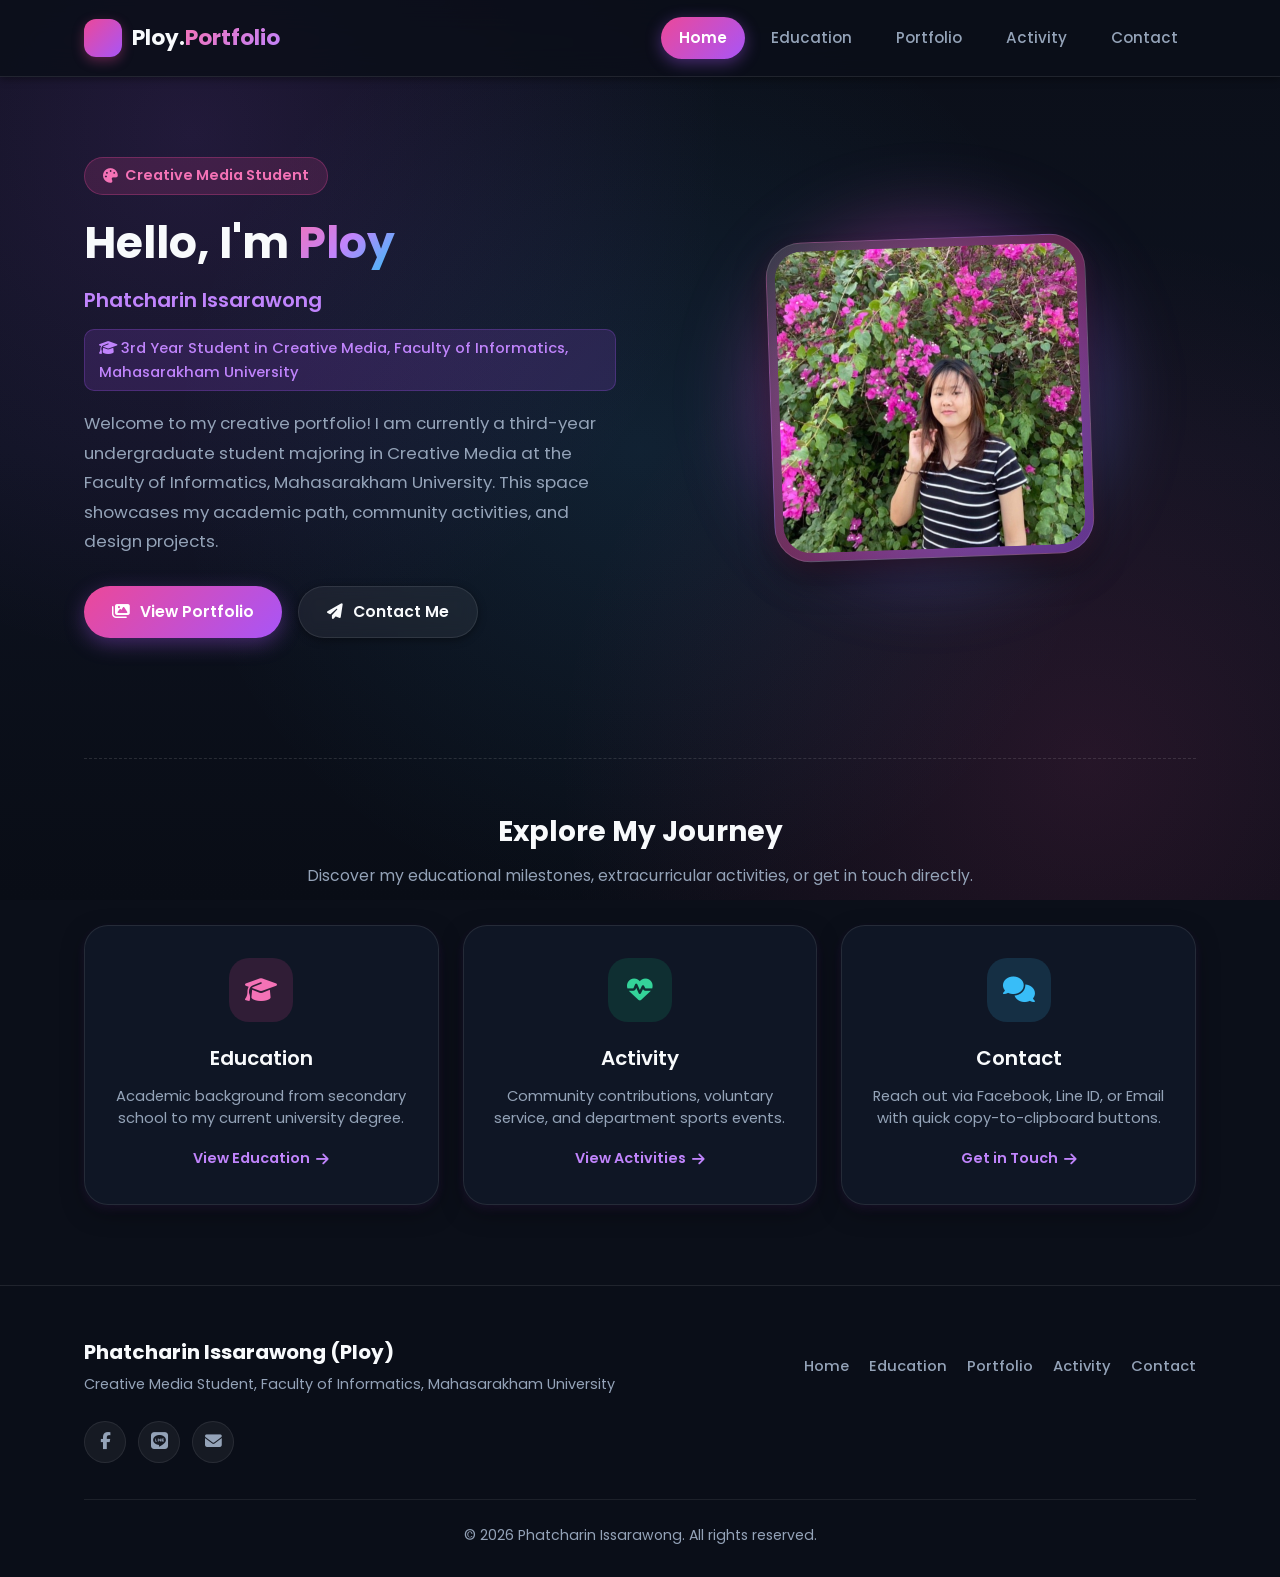
<file: index.html>
<!DOCTYPE html>
<html lang="en">
<head>
  <meta charset="UTF-8">
  <meta name="viewport" content="width=device-width, initial-scale=1.0">
  <title>Ploy Portfolio | Phatcharin Issarawong</title>
  <meta name="description" content="Personal portfolio of Phatcharin Issarawong (Ploy), 3rd-year Creative Media undergraduate student at the Faculty of Informatics, Mahasarakham University.">
  
  <!-- Google Fonts: Poppins & Prompt -->
  <link rel="preconnect" href="https://fonts.googleapis.com">
  <link rel="preconnect" href="https://fonts.gstatic.com" crossorigin>
  <link href="https://fonts.googleapis.com/css2?family=Poppins:wght@400;500;600;700&family=Prompt:wght@300;400;500;600;700&display=swap" rel="stylesheet">
  
  <!-- Font Awesome CDN for Icons -->
  <link rel="stylesheet" href="https://cdnjs.cloudflare.com/ajax/libs/font-awesome/6.5.1/css/all.min.css">
  
  <!-- Main Stylesheet -->
  <link rel="stylesheet" href="css/style.css">
</head>
<body>

  <!-- =========================================================================
       1. Header & Navigation Bar (Shared across all pages, active on Home)
       ========================================================================= -->
  <header class="site-header">
    <div class="container nav-container">
      <a href="index.html" class="brand-logo" aria-label="Ploy Portfolio Homepage">
        <span class="brand-badge"><i class="fa-solid fa-sparkles"></i></span>
        <span class="brand-text">Ploy.<span>Portfolio</span></span>
      </a>

      <!-- Mobile Hamburger Button -->
      <button class="hamburger-btn" aria-label="Toggle navigation menu" aria-expanded="false" aria-controls="mainNavMenu">
        <span class="hamburger-line"></span>
        <span class="hamburger-line"></span>
        <span class="hamburger-line"></span>
      </button>

      <!-- Main Navigation Menu -->
      <nav class="nav-menu" id="mainNavMenu" role="navigation">
        <a href="index.html" class="nav-link active">Home</a>
        <a href="education.html" class="nav-link">Education</a>
        <a href="portfolio.html" class="nav-link">Portfolio</a>
        <a href="activity.html" class="nav-link">Activity</a>
        <a href="contact.html" class="nav-link">Contact</a>
      </nav>
    </div>
  </header>

  <!-- =========================================================================
       2. Home Page Main Content
       ========================================================================= -->
  <main class="page-content">
    <div class="container">
      
      <!-- Hero Section: Introduction & Profile Image -->
      <section class="hero-section">
        <div class="hero-grid">
          
          <!-- Greeting & Personal Information -->
          <div class="hero-text reveal-on-scroll">
            <div class="hero-badge">
              <i class="fa-solid fa-palette"></i> Creative Media Student
            </div>
            
            <h1 class="hero-greeting">
              Hello, I'm <span class="gradient-text">Ploy</span>
            </h1>
            
            <p class="hero-name">
              Phatcharin Issarawong
            </p>
            
            <div class="hero-status">
              <i class="fa-solid fa-graduation-cap"></i> 3rd Year Student in Creative Media, Faculty of Informatics, Mahasarakham University
            </div>
            
            <!-- Short Introduction (strictly based on real user data) -->
            <p class="hero-desc">
              Welcome to my creative portfolio! I am currently a third-year undergraduate student majoring in Creative Media at the Faculty of Informatics, Mahasarakham University. This space showcases my academic path, community activities, and design projects.
            </p>
            
            <!-- Call-to-Action Buttons -->
            <div class="hero-cta-group">
              <a href="portfolio.html" class="btn btn-primary">
                <i class="fa-solid fa-images"></i> View Portfolio
              </a>
              <a href="contact.html" class="btn btn-secondary">
                <i class="fa-solid fa-paper-plane"></i> Contact Me
              </a>
            </div>
          </div>

          <!-- Profile Image (Placeholder: replace with your real photo at images/profile.jpg) -->
          <div class="hero-avatar-wrapper reveal-on-scroll">
            <div class="avatar-glow"></div>
            <div class="avatar-frame">
              <!-- Replace your real profile photo at images/profile.jpg -->
              <img src="images/Screenshot_20261013_145737_LINE.jpg" alt="Profile photo of Phatcharin Issarawong (Ploy)" class="avatar-img" width="500" height="500">
            </div>
          </div>

        </div>
      </section>

      <!-- Shortcut Cards Section -->
      <section class="shortcuts-section reveal-on-scroll">
        <div class="section-header-center">
          <h2 class="section-title">Explore My Journey</h2>
          <p class="section-subtitle">Discover my educational milestones, extracurricular activities, or get in touch directly.</p>
        </div>

        <div class="shortcuts-grid">
          
          <!-- Shortcut 1: Education -->
          <a href="education.html" class="shortcut-card education">
            <div class="shortcut-icon">
              <i class="fa-solid fa-graduation-cap"></i>
            </div>
            <h3 class="shortcut-title">Education</h3>
            <p class="shortcut-desc">Academic background from secondary school to my current university degree.</p>
            <span class="shortcut-link-text">View Education <i class="fa-solid fa-arrow-right"></i></span>
          </a>

          <!-- Shortcut 2: Activity -->
          <a href="activity.html" class="shortcut-card activity">
            <div class="shortcut-icon">
              <i class="fa-solid fa-heart-pulse"></i>
            </div>
            <h3 class="shortcut-title">Activity</h3>
            <p class="shortcut-desc">Community contributions, voluntary service, and department sports events.</p>
            <span class="shortcut-link-text">View Activities <i class="fa-solid fa-arrow-right"></i></span>
          </a>

          <!-- Shortcut 3: Contact -->
          <a href="contact.html" class="shortcut-card contact">
            <div class="shortcut-icon">
              <i class="fa-solid fa-comments"></i>
            </div>
            <h3 class="shortcut-title">Contact</h3>
            <p class="shortcut-desc">Reach out via Facebook, Line ID, or Email with quick copy-to-clipboard buttons.</p>
            <span class="shortcut-link-text">Get in Touch <i class="fa-solid fa-arrow-right"></i></span>
          </a>

        </div>
      </section>

    </div>
  </main>

  <!-- =========================================================================
       3. Footer (Shared across all pages)
       ========================================================================= -->
  <footer class="site-footer">
    <div class="container">
      <div class="footer-top">
        
        <!-- Brand / Bio -->
        <div class="footer-brand">
          <h3>Phatcharin Issarawong (Ploy)</h3>
          <p>Creative Media Student, Faculty of Informatics, Mahasarakham University</p>
        </div>

        <!-- Links to All Pages -->
        <nav class="footer-nav" aria-label="Footer Navigation">
          <a href="index.html" class="footer-link">Home</a>
          <a href="education.html" class="footer-link">Education</a>
          <a href="portfolio.html" class="footer-link">Portfolio</a>
          <a href="activity.html" class="footer-link">Activity</a>
          <a href="contact.html" class="footer-link">Contact</a>
        </nav>

        <!-- Social Channels -->
        <div class="footer-socials">
          <!-- Facebook: replace # with your real profile URL -->
          <a href="#" class="social-icon-btn fb" aria-label="Facebook: Phatcharin Issarawong" title="Facebook: Phatcharin Issarawong">
            <i class="fa-brands fa-facebook-f"></i>
          </a>
          <!-- Line ID -->
          <a href="contact.html" class="social-icon-btn line" aria-label="Line ID: 0831487543" title="Line ID: 0831487543">
            <i class="fa-brands fa-line"></i>
          </a>
          <!-- Email -->
          <a href="mailto:phachrinthrxissrawngs6@gmail.com" class="social-icon-btn email" aria-label="Email: phachrinthrxissrawngs6@gmail.com" title="Email: phachrinthrxissrawngs6@gmail.com">
            <i class="fa-solid fa-envelope"></i>
          </a>
        </div>

      </div>

      <!-- Copyright Notice -->
      <div class="footer-bottom">
        <p>© 2026 Phatcharin Issarawong. All rights reserved.</p>
      </div>
    </div>
  </footer>

  <!-- Main JavaScript -->
  <script src="js/main.js" defer></script>
</body>
</html>
</file>
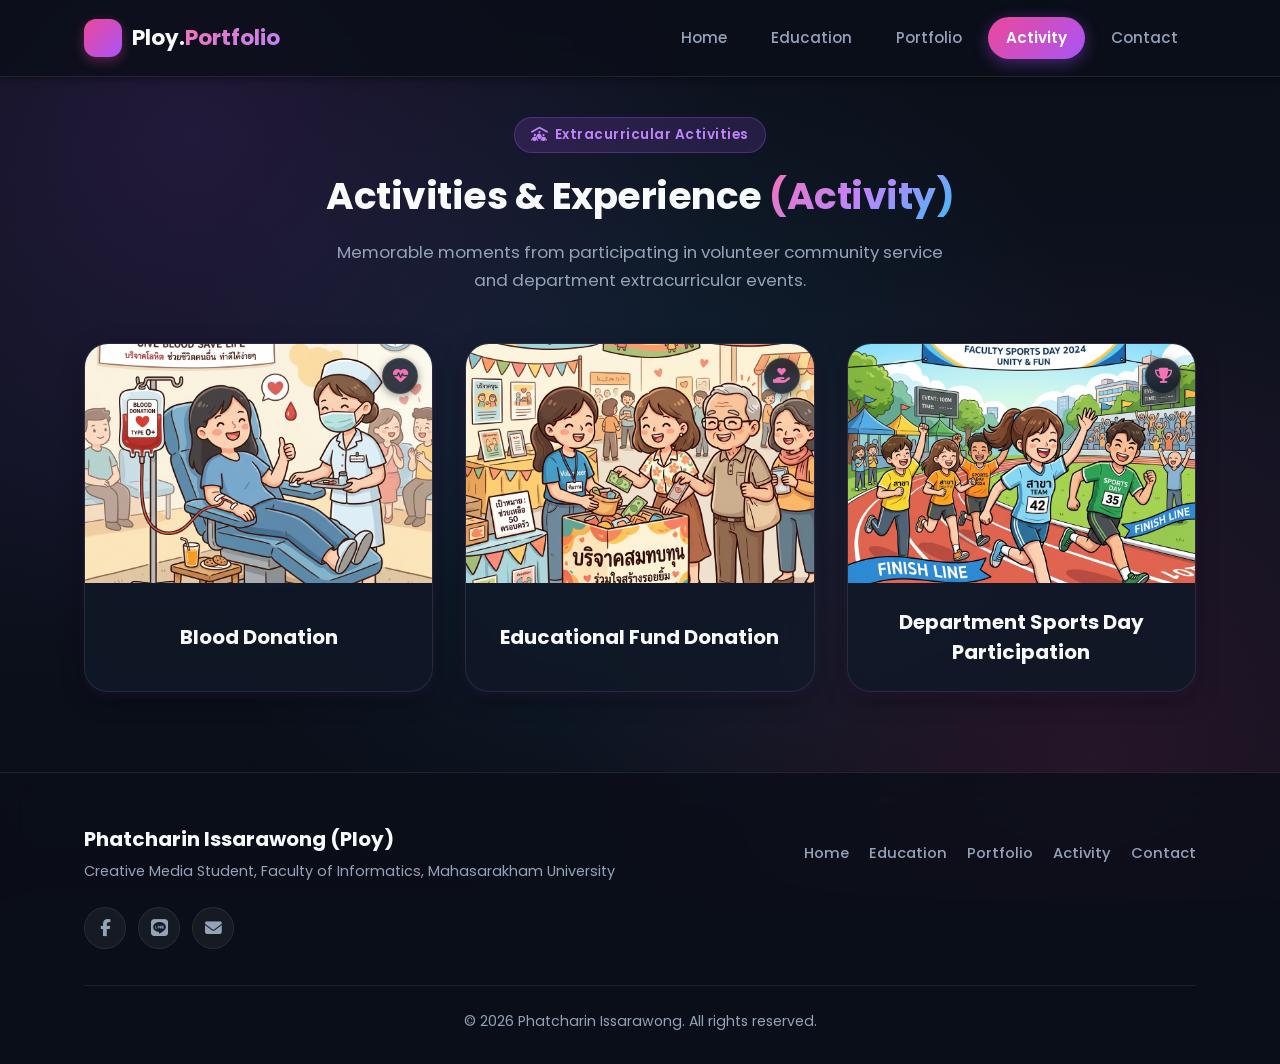
<file: activity.html>
<!DOCTYPE html>
<html lang="en">
<head>
  <meta charset="UTF-8">
  <meta name="viewport" content="width=device-width, initial-scale=1.0">
  <title>Activity | Phatcharin Issarawong (Ploy)</title>
  <meta name="description" content="Extracurricular activities and community experiences of Phatcharin Issarawong (Ploy), Creative Media student at the Faculty of Informatics, Mahasarakham University.">
  
  <!-- Google Fonts: Poppins & Prompt -->
  <link rel="preconnect" href="https://fonts.googleapis.com">
  <link rel="preconnect" href="https://fonts.gstatic.com" crossorigin>
  <link href="https://fonts.googleapis.com/css2?family=Poppins:wght@400;500;600;700&family=Prompt:wght@300;400;500;600;700&display=swap" rel="stylesheet">
  
  <!-- Font Awesome CDN for Icons -->
  <link rel="stylesheet" href="https://cdnjs.cloudflare.com/ajax/libs/font-awesome/6.5.1/css/all.min.css">
  
  <!-- Main Stylesheet -->
  <link rel="stylesheet" href="css/style.css">
</head>
<body>

  <!-- =========================================================================
       1. Header & Navigation Bar (Active on Activity)
       ========================================================================= -->
  <header class="site-header">
    <div class="container nav-container">
      <a href="index.html" class="brand-logo" aria-label="Ploy Portfolio Homepage">
        <span class="brand-badge"><i class="fa-solid fa-sparkles"></i></span>
        <span class="brand-text">Ploy.<span>Portfolio</span></span>
      </a>

      <!-- Mobile Hamburger Button -->
      <button class="hamburger-btn" aria-label="Toggle navigation menu" aria-expanded="false" aria-controls="mainNavMenu">
        <span class="hamburger-line"></span>
        <span class="hamburger-line"></span>
        <span class="hamburger-line"></span>
      </button>

      <!-- Main Navigation Menu -->
      <nav class="nav-menu" id="mainNavMenu" role="navigation">
        <a href="index.html" class="nav-link">Home</a>
        <a href="education.html" class="nav-link">Education</a>
        <a href="portfolio.html" class="nav-link">Portfolio</a>
        <a href="activity.html" class="nav-link active">Activity</a>
        <a href="contact.html" class="nav-link">Contact</a>
      </nav>
    </div>
  </header>

  <!-- =========================================================================
       2. Activity Page Main Content
       ========================================================================= -->
  <main class="page-content">
    <div class="container">
      
      <!-- Page Header -->
      <div class="page-header reveal-on-scroll">
        <span class="page-tag"><i class="fa-solid fa-people-roof"></i> Extracurricular Activities</span>
        <h1 class="page-title">Activities & Experience <span class="gradient-text">(Activity)</span></h1>
        <p class="page-subtitle">
          Memorable moments from participating in volunteer community service and department extracurricular events.
        </p>
      </div>

      <!-- Activity Cards Grid (Displays clean card layout with photo and activity title) -->
      <div class="activity-grid">

        <!-- ===================================================================
             Activity 1: Blood Donation
             ===================================================================
             [HOW TO REPLACE PHOTO]:
             Replace your real activity photo in images/activity/activity-1.jpg
        -->
        <article class="activity-card reveal-on-scroll">
          <div class="activity-img-wrapper">
            <img src="images/activity/Generated_Image_qPMeZ0Avm6yt8mF1.png" alt="Activity: Blood Donation" class="activity-img" loading="lazy">
            <span class="activity-badge" title="Voluntary Service">
              <i class="fa-solid fa-heart-pulse"></i>
            </span>
          </div>
          <div class="activity-body">
            <h2 class="activity-title">Blood Donation</h2>
          </div>
        </article>

        <!-- ===================================================================
             Activity 2: Educational Fund Donation
             ===================================================================
             [HOW TO REPLACE PHOTO]:
             Replace your real activity photo in images/activity/activity-2.jpg
        -->
        <article class="activity-card reveal-on-scroll">
          <div class="activity-img-wrapper">
            <img src="images/activity/Generated_Image_WoUx6zSnZcoagxRs.png" alt="Activity: Educational Fund Donation" class="activity-img" loading="lazy">
            <span class="activity-badge" title="Educational Support">
              <i class="fa-solid fa-hand-holding-heart"></i>
            </span>
          </div>
          <div class="activity-body">
            <h2 class="activity-title">Educational Fund Donation</h2>
          </div>
        </article>

        <!-- ===================================================================
             Activity 3: Department Sports Day Participation
             ===================================================================
             [HOW TO REPLACE PHOTO]:
             Replace your real activity photo in images/activity/activity-3.jpg
        -->
        <article class="activity-card reveal-on-scroll">
          <div class="activity-img-wrapper">
            <img src="images/activity/Generated_Image_EM47pzUMG3DMpRQT.png" alt="Activity: Department Sports Day Participation" class="activity-img" loading="lazy">
            <span class="activity-badge" title="Sports & Recreation">
              <i class="fa-solid fa-trophy"></i>
            </span>
          </div>
          <div class="activity-body">
            <h2 class="activity-title">Department Sports Day Participation</h2>
          </div>
        </article>

        <!--
          ===================================================================
          [HOW TO ADD MORE ACTIVITIES]:
          To add Activity 4, 5..., copy the card markup below and paste it here:
          
          <article class="activity-card reveal-on-scroll">
            <div class="activity-img-wrapper">
              <img src="images/activity/activity-4.jpg" alt="New Activity Name" class="activity-img" loading="lazy">
              <span class="activity-badge"><i class="fa-solid fa-star"></i></span>
            </div>
            <div class="activity-body">
              <h2 class="activity-title">New Activity Name</h2>
            </div>
          </article>
          ===================================================================
        -->

      </div>


    </div>
  </main>

  <!-- =========================================================================
       3. Footer (Shared across all pages)
       ========================================================================= -->
  <footer class="site-footer">
    <div class="container">
      <div class="footer-top">
        
        <div class="footer-brand">
          <h3>Phatcharin Issarawong (Ploy)</h3>
          <p>Creative Media Student, Faculty of Informatics, Mahasarakham University</p>
        </div>

        <nav class="footer-nav" aria-label="Footer Navigation">
          <a href="index.html" class="footer-link">Home</a>
          <a href="education.html" class="footer-link">Education</a>
          <a href="portfolio.html" class="footer-link">Portfolio</a>
          <a href="activity.html" class="footer-link">Activity</a>
          <a href="contact.html" class="footer-link">Contact</a>
        </nav>

        <div class="footer-socials">
          <a href="#" class="social-icon-btn fb" aria-label="Facebook: Phatcharin Issarawong" title="Facebook: Phatcharin Issarawong">
            <i class="fa-brands fa-facebook-f"></i>
          </a>
          <a href="contact.html" class="social-icon-btn line" aria-label="Line ID: 0831487543" title="Line ID: 0831487543">
            <i class="fa-brands fa-line"></i>
          </a>
          <a href="mailto:phachrinthrxissrawngs6@gmail.com" class="social-icon-btn email" aria-label="Email: phachrinthrxissrawngs6@gmail.com" title="Email: phachrinthrxissrawngs6@gmail.com">
            <i class="fa-solid fa-envelope"></i>
          </a>
        </div>

      </div>

      <div class="footer-bottom">
        <p>© 2026 Phatcharin Issarawong. All rights reserved.</p>
      </div>
    </div>
  </footer>

  <!-- Main JavaScript -->
  <script src="js/main.js" defer></script>
</body>
</html>
</file>
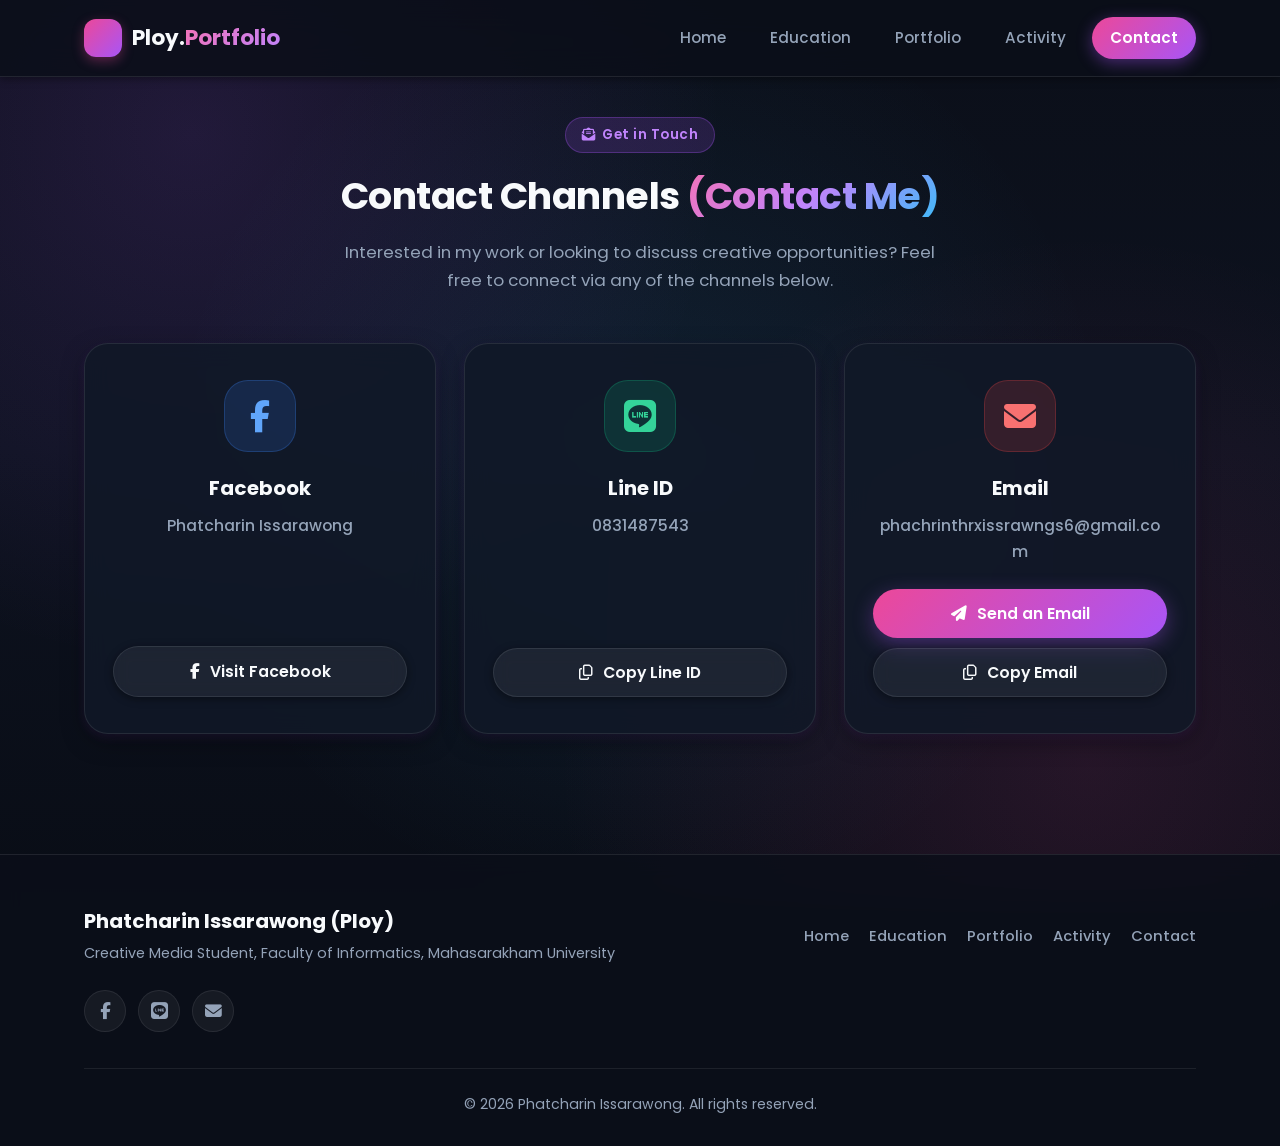
<file: contact.html>
<!DOCTYPE html>
<html lang="en">
<head>
  <meta charset="UTF-8">
  <meta name="viewport" content="width=device-width, initial-scale=1.0">
  <title>Contact | Phatcharin Issarawong (Ploy)</title>
  <meta name="description" content="Contact channels for Phatcharin Issarawong (Ploy): Facebook, Line ID, and Email.">
  
  <!-- Google Fonts: Poppins & Prompt -->
  <link rel="preconnect" href="https://fonts.googleapis.com">
  <link rel="preconnect" href="https://fonts.gstatic.com" crossorigin>
  <link href="https://fonts.googleapis.com/css2?family=Poppins:wght@400;500;600;700&family=Prompt:wght@300;400;500;600;700&display=swap" rel="stylesheet">
  
  <!-- Font Awesome CDN for Icons -->
  <link rel="stylesheet" href="https://cdnjs.cloudflare.com/ajax/libs/font-awesome/6.5.1/css/all.min.css">
  
  <!-- Main Stylesheet -->
  <link rel="stylesheet" href="css/style.css">
</head>
<body>

  <!-- =========================================================================
       1. Header & Navigation Bar (Active on Contact)
       ========================================================================= -->
  <header class="site-header">
    <div class="container nav-container">
      <a href="index.html" class="brand-logo" aria-label="Ploy Portfolio Homepage">
        <span class="brand-badge"><i class="fa-solid fa-sparkles"></i></span>
        <span class="brand-text">Ploy.<span>Portfolio</span></span>
      </a>

      <!-- Mobile Hamburger Button -->
      <button class="hamburger-btn" aria-label="Toggle navigation menu" aria-expanded="false" aria-controls="mainNavMenu">
        <span class="hamburger-line"></span>
        <span class="hamburger-line"></span>
        <span class="hamburger-line"></span>
      </button>

      <!-- Main Navigation Menu -->
      <nav class="nav-menu" id="mainNavMenu" role="navigation">
        <a href="index.html" class="nav-link">Home</a>
        <a href="education.html" class="nav-link">Education</a>
        <a href="portfolio.html" class="nav-link">Portfolio</a>
        <a href="activity.html" class="nav-link">Activity</a>
        <a href="contact.html" class="nav-link active">Contact</a>
      </nav>
    </div>
  </header>

  <!-- =========================================================================
       2. Contact Page Main Content
       ========================================================================= -->
  <main class="page-content">
    <div class="container">
      
      <!-- Page Header -->
      <div class="page-header reveal-on-scroll">
        <span class="page-tag"><i class="fa-solid fa-envelope-open-text"></i> Get in Touch</span>
        <h1 class="page-title">Contact Channels <span class="gradient-text">(Contact Me)</span></h1>
        <p class="page-subtitle">
          Interested in my work or looking to discuss creative opportunities? Feel free to connect via any of the channels below.
        </p>
      </div>

      <!-- Contact Channels Cards Grid -->
      <div class="contact-grid">

        <!-- ===================================================================
             Channel 1: Facebook
             ===================================================================
             [HOW TO EDIT FACEBOOK URL]:
             Replace href="#" below with your real Facebook profile link,
             e.g., href="https://www.facebook.com/your-username"
        -->
        <div class="contact-card facebook reveal-on-scroll">
          <div class="contact-icon-box" aria-hidden="true">
            <i class="fa-brands fa-facebook-f"></i>
          </div>
          <h2 class="contact-label">Facebook</h2>
          <p class="contact-value">Phatcharin Issarawong</p>
          <!-- Facebook Profile Link Button -->
          <a href="#" target="_blank" rel="noopener noreferrer" class="btn btn-secondary contact-action-btn">
            <i class="fa-brands fa-facebook-f"></i> Visit Facebook
          </a>
        </div>

        <!-- ===================================================================
             Channel 2: Line ID
             ===================================================================
             Includes automated copy-to-clipboard functionality powered by JavaScript
        -->
        <div class="contact-card line reveal-on-scroll">
          <div class="contact-icon-box" aria-hidden="true">
            <i class="fa-brands fa-line"></i>
          </div>
          <h2 class="contact-label">Line ID</h2>
          <p class="contact-value">0831487543</p>
          <!-- Copy Line ID Button -->
          <button type="button" class="btn btn-secondary btn-copy contact-action-btn" data-copy-value="0831487543" data-copy-label="Line ID">
            <i class="fa-regular fa-copy"></i> Copy Line ID
          </button>
        </div>

        <!-- ===================================================================
             Channel 3: Email
             ===================================================================
             Includes direct email client link (mailto:) and quick copy button
        -->
        <div class="contact-card email reveal-on-scroll">
          <div class="contact-icon-box" aria-hidden="true">
            <i class="fa-solid fa-envelope"></i>
          </div>
          <h2 class="contact-label">Email</h2>
          <p class="contact-value">phachrinthrxissrawngs6@gmail.com</p>
          
          <div style="display: flex; flex-direction: column; gap: 10px; width: 100%; margin-top: auto;">
            <!-- Direct Mailto Link -->
            <a href="mailto:phachrinthrxissrawngs6@gmail.com" class="btn btn-primary contact-action-btn">
              <i class="fa-solid fa-paper-plane"></i> Send an Email
            </a>
            <!-- Copy Email Button -->
            <button type="button" class="btn btn-secondary btn-copy contact-action-btn" data-copy-value="phachrinthrxissrawngs6@gmail.com" data-copy-label="Email">
              <i class="fa-regular fa-copy"></i> Copy Email
            </button>
          </div>
        </div>

      </div>

    </div>
  </main>

  <!-- =========================================================================
       3. Toast Notification (Popup for Copy Feedback)
       ========================================================================= -->
  <div class="toast-notice" id="copyToast" role="status" aria-live="polite">
    <i class="fa-solid fa-circle-check"></i>
    <span class="toast-msg">Copied to clipboard successfully!</span>
  </div>

  <!-- =========================================================================
       4. Footer (Shared across all pages)
       ========================================================================= -->
  <footer class="site-footer">
    <div class="container">
      <div class="footer-top">
        
        <div class="footer-brand">
          <h3>Phatcharin Issarawong (Ploy)</h3>
          <p>Creative Media Student, Faculty of Informatics, Mahasarakham University</p>
        </div>

        <nav class="footer-nav" aria-label="Footer Navigation">
          <a href="index.html" class="footer-link">Home</a>
          <a href="education.html" class="footer-link">Education</a>
          <a href="portfolio.html" class="footer-link">Portfolio</a>
          <a href="activity.html" class="footer-link">Activity</a>
          <a href="contact.html" class="footer-link">Contact</a>
        </nav>

        <div class="footer-socials">
          <a href="#" class="social-icon-btn fb" aria-label="Facebook: Phatcharin Issarawong" title="Facebook: Phatcharin Issarawong">
            <i class="fa-brands fa-facebook-f"></i>
          </a>
          <a href="contact.html" class="social-icon-btn line" aria-label="Line ID: 0831487543" title="Line ID: 0831487543">
            <i class="fa-brands fa-line"></i>
          </a>
          <a href="mailto:phachrinthrxissrawngs6@gmail.com" class="social-icon-btn email" aria-label="Email: phachrinthrxissrawngs6@gmail.com" title="Email: phachrinthrxissrawngs6@gmail.com">
            <i class="fa-solid fa-envelope"></i>
          </a>
        </div>

      </div>

      <div class="footer-bottom">
        <p>© 2026 Phatcharin Issarawong. All rights reserved.</p>
      </div>
    </div>
  </footer>

  <!-- Main JavaScript -->
  <script src="js/main.js" defer></script>
</body>
</html>
</file>
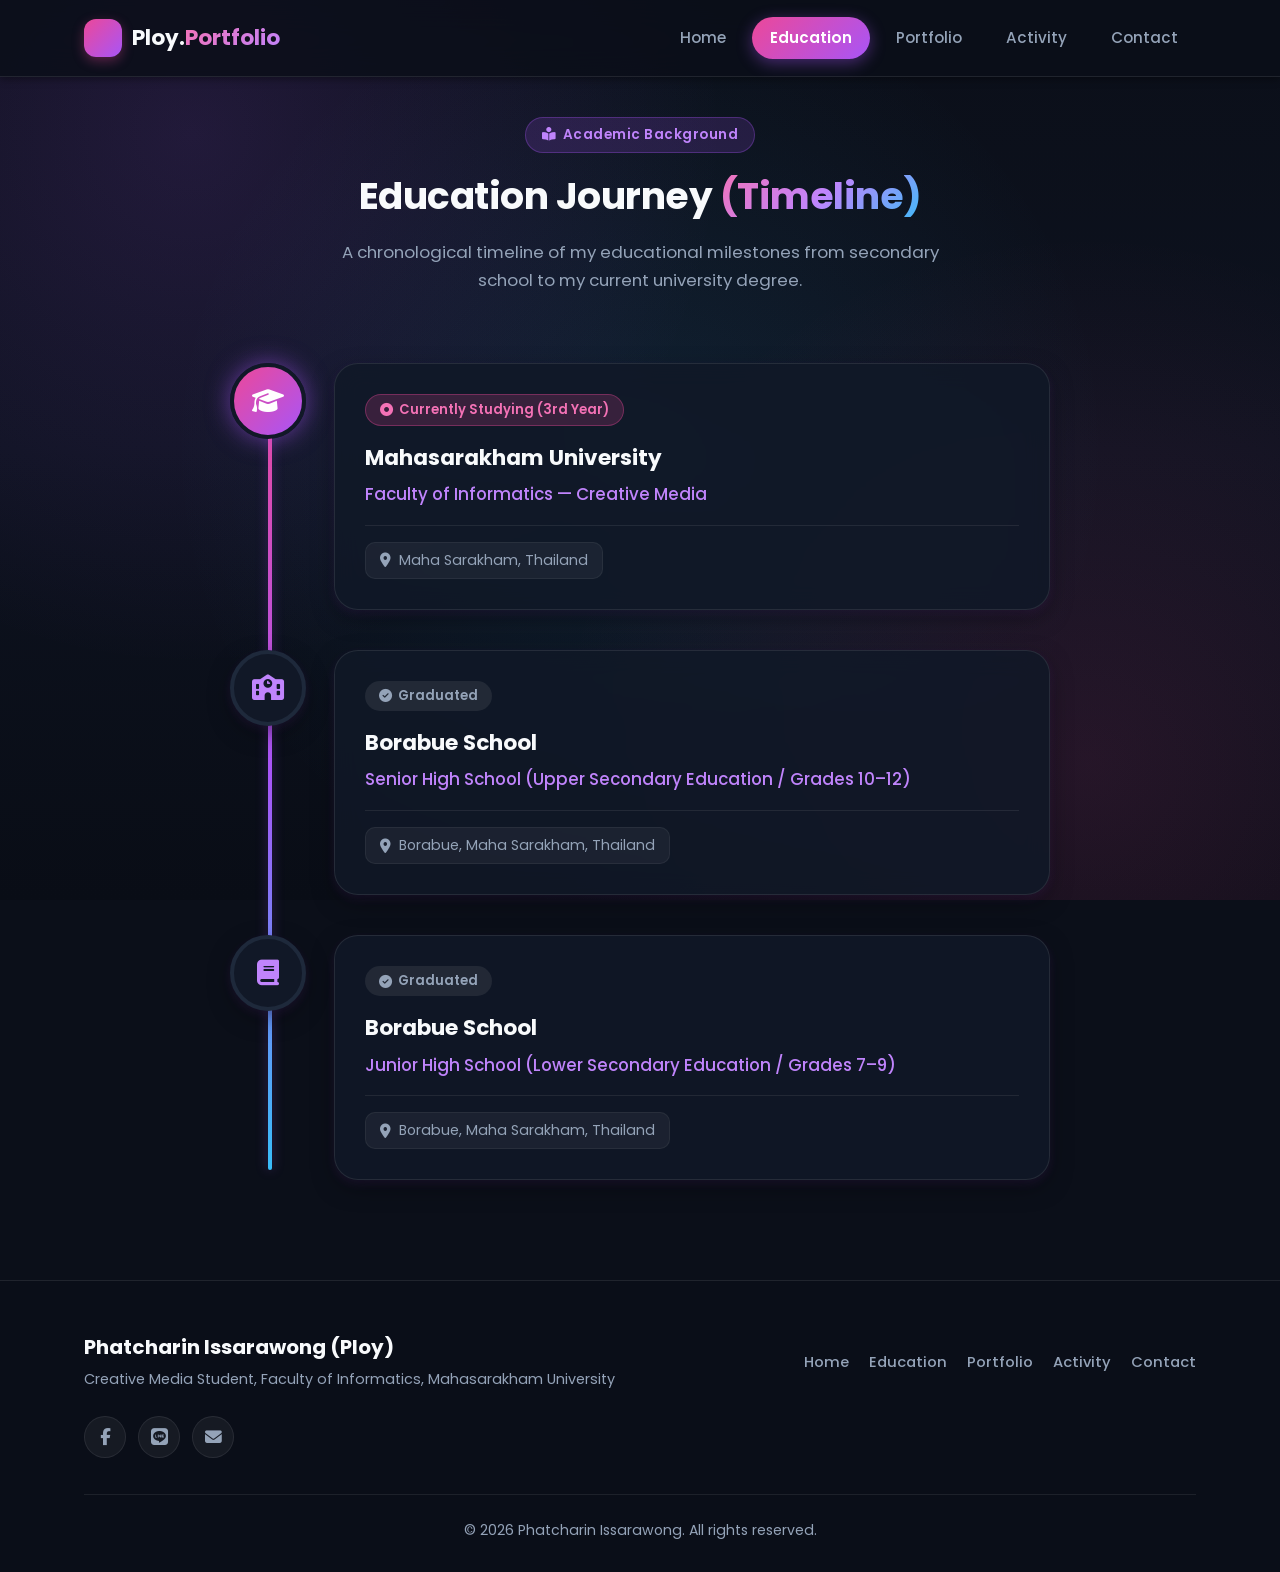
<file: education.html>
<!DOCTYPE html>
<html lang="en">
<head>
  <meta charset="UTF-8">
  <meta name="viewport" content="width=device-width, initial-scale=1.0">
  <title>Education | Phatcharin Issarawong (Ploy)</title>
  <meta name="description" content="Educational background of Phatcharin Issarawong (Ploy), Creative Media student at the Faculty of Informatics, Mahasarakham University.">
  
  <!-- Google Fonts: Poppins & Prompt -->
  <link rel="preconnect" href="https://fonts.googleapis.com">
  <link rel="preconnect" href="https://fonts.gstatic.com" crossorigin>
  <link href="https://fonts.googleapis.com/css2?family=Poppins:wght@400;500;600;700&family=Prompt:wght@300;400;500;600;700&display=swap" rel="stylesheet">
  
  <!-- Font Awesome CDN for Icons -->
  <link rel="stylesheet" href="https://cdnjs.cloudflare.com/ajax/libs/font-awesome/6.5.1/css/all.min.css">
  
  <!-- Main Stylesheet -->
  <link rel="stylesheet" href="css/style.css">
</head>
<body>

  <!-- =========================================================================
       1. Header & Navigation Bar (Active on Education)
       ========================================================================= -->
  <header class="site-header">
    <div class="container nav-container">
      <a href="index.html" class="brand-logo" aria-label="Ploy Portfolio Homepage">
        <span class="brand-badge"><i class="fa-solid fa-sparkles"></i></span>
        <span class="brand-text">Ploy.<span>Portfolio</span></span>
      </a>

      <!-- Mobile Hamburger Button -->
      <button class="hamburger-btn" aria-label="Toggle navigation menu" aria-expanded="false" aria-controls="mainNavMenu">
        <span class="hamburger-line"></span>
        <span class="hamburger-line"></span>
        <span class="hamburger-line"></span>
      </button>

      <!-- Main Navigation Menu -->
      <nav class="nav-menu" id="mainNavMenu" role="navigation">
        <a href="index.html" class="nav-link">Home</a>
        <a href="education.html" class="nav-link active">Education</a>
        <a href="portfolio.html" class="nav-link">Portfolio</a>
        <a href="activity.html" class="nav-link">Activity</a>
        <a href="contact.html" class="nav-link">Contact</a>
      </nav>
    </div>
  </header>

  <!-- =========================================================================
       2. Education Page Main Content (Vertical Timeline)
       ========================================================================= -->
  <main class="page-content">
    <div class="container">
      
      <!-- Page Header -->
      <div class="page-header reveal-on-scroll">
        <span class="page-tag"><i class="fa-solid fa-book-open-reader"></i> Academic Background</span>
        <h1 class="page-title">Education Journey <span class="gradient-text">(Timeline)</span></h1>
        <p class="page-subtitle">
          A chronological timeline of my educational milestones from secondary school to my current university degree.
        </p>
      </div>

      <!-- Vertical Timeline Ordered from Present to Past -->
      <div class="timeline-wrapper">

        <!-- ===================================================================
             Level 1: Present - Mahasarakham University
             =================================================================== -->
        <article class="timeline-item current reveal-on-scroll">
          <div class="timeline-marker" aria-hidden="true">
            <i class="fa-solid fa-graduation-cap"></i>
          </div>
          
          <div class="timeline-card">
            <div class="timeline-header">
              <span class="timeline-badge current">
                <i class="fa-solid fa-circle-dot"></i> Currently Studying (3rd Year)
              </span>
            </div>

            <h2 class="timeline-institution">Mahasarakham University</h2>
            <p class="timeline-major">
              Faculty of Informatics — Creative Media
            </p>

            <div class="timeline-meta-box">
              <div class="meta-pill">
                <i class="fa-solid fa-location-dot"></i> Maha Sarakham, Thailand
              </div>
            </div>
          </div>
        </article>

        <!-- ===================================================================
             Level 2: Senior High School - Borabue School
             =================================================================== -->
        <article class="timeline-item reveal-on-scroll">
          <div class="timeline-marker" aria-hidden="true">
            <i class="fa-solid fa-school"></i>
          </div>
          
          <div class="timeline-card">
            <div class="timeline-header">
              <span class="timeline-badge completed">
                <i class="fa-solid fa-circle-check"></i> Graduated
              </span>
            </div>

            <h2 class="timeline-institution">Borabue School</h2>
            <p class="timeline-major">
              Senior High School (Upper Secondary Education / Grades 10–12)
            </p>

            <div class="timeline-meta-box">
              <div class="meta-pill">
                <i class="fa-solid fa-location-dot"></i> Borabue, Maha Sarakham, Thailand
              </div>
            </div>
          </div>
        </article>

        <!-- ===================================================================
             Level 3: Junior High School - Borabue School
             =================================================================== -->
        <article class="timeline-item reveal-on-scroll">
          <div class="timeline-marker" aria-hidden="true">
            <i class="fa-solid fa-book"></i>
          </div>
          
          <div class="timeline-card">
            <div class="timeline-header">
              <span class="timeline-badge completed">
                <i class="fa-solid fa-circle-check"></i> Graduated
              </span>
            </div>

            <h2 class="timeline-institution">Borabue School</h2>
            <p class="timeline-major">
              Junior High School (Lower Secondary Education / Grades 7–9)
            </p>

            <div class="timeline-meta-box">
              <div class="meta-pill">
                <i class="fa-solid fa-location-dot"></i> Borabue, Maha Sarakham, Thailand
              </div>
            </div>
          </div>
        </article>

      </div>

    </div>
  </main>

  <!-- =========================================================================
       3. Footer (Shared across all pages)
       ========================================================================= -->
  <footer class="site-footer">
    <div class="container">
      <div class="footer-top">
        
        <div class="footer-brand">
          <h3>Phatcharin Issarawong (Ploy)</h3>
          <p>Creative Media Student, Faculty of Informatics, Mahasarakham University</p>
        </div>

        <nav class="footer-nav" aria-label="Footer Navigation">
          <a href="index.html" class="footer-link">Home</a>
          <a href="education.html" class="footer-link">Education</a>
          <a href="portfolio.html" class="footer-link">Portfolio</a>
          <a href="activity.html" class="footer-link">Activity</a>
          <a href="contact.html" class="footer-link">Contact</a>
        </nav>

        <div class="footer-socials">
          <a href="#" class="social-icon-btn fb" aria-label="Facebook: Phatcharin Issarawong" title="Facebook: Phatcharin Issarawong">
            <i class="fa-brands fa-facebook-f"></i>
          </a>
          <a href="contact.html" class="social-icon-btn line" aria-label="Line ID: 0831487543" title="Line ID: 0831487543">
            <i class="fa-brands fa-line"></i>
          </a>
          <a href="mailto:phachrinthrxissrawngs6@gmail.com" class="social-icon-btn email" aria-label="Email: phachrinthrxissrawngs6@gmail.com" title="Email: phachrinthrxissrawngs6@gmail.com">
            <i class="fa-solid fa-envelope"></i>
          </a>
        </div>

      </div>

      <div class="footer-bottom">
        <p>© 2026 Phatcharin Issarawong. All rights reserved.</p>
      </div>
    </div>
  </footer>

  <!-- Main JavaScript -->
  <script src="js/main.js" defer></script>
</body>
</html>
</file>
<file: css/style.css>
/* ==========================================================================
   PORTFOLIO WEBSITE STYLESHEET (DARK THEME)
   Owner: Phatcharin Issarawong (Ploy)
   Faculty of Informatics, Mahasarakham University
   Theme: Creative Media / Modern Cyber-Pastel Dark Theme / Clean & Responsive
   ========================================================================== */

/* --------------------------------------------------------------------------
   1. CSS Custom Properties (Dark Theme Palette)
   -------------------------------------------------------------------------- */
:root {
  /* Vibrant Creative Media Accents */
  --primary: #a855f7;          /* Vibrant Violet / Purple */
  --primary-light: #c084fc;    /* Light Purple */
  --primary-soft: rgba(168, 85, 247, 0.16); /* Translucent Purple Glow */
  
  --secondary: #ec4899;        /* Vibrant Pink / Magenta */
  --secondary-light: #f472b6;  /* Light Pink */
  --secondary-soft: rgba(236, 72, 153, 0.16); /* Translucent Pink Glow */
  
  --accent: #38bdf8;           /* Neon Sky Blue */
  --accent-light: #7dd3fc;     /* Soft Sky Blue */
  --accent-soft: rgba(56, 189, 248, 0.16);

  /* Dark Theme Background & Surfaces */
  --bg-page: #0b0f19;          /* Deep Obsidian / Dark Navy */
  --bg-gradient: radial-gradient(circle at 15% 15%, rgba(168, 85, 247, 0.14) 0%, transparent 40%),
                 radial-gradient(circle at 85% 85%, rgba(236, 72, 153, 0.12) 0%, transparent 40%),
                 radial-gradient(circle at 50% 50%, rgba(56, 189, 248, 0.09) 0%, transparent 60%),
                 linear-gradient(180deg, #0b0f19 0%, #0d121f 50%, #090d16 100%);
  --surface: #111827;          /* Rich Slate Card Surface */
  --surface-glass: rgba(11, 15, 25, 0.85);
  --surface-card: rgba(17, 24, 39, 0.88);
  
  --text-main: #f8fafc;        /* High-contrast Clean White */
  --text-muted: #94a3b8;       /* Subtle Slate Gray */
  --text-light: #64748b;       /* Faded Text */
  --border-light: rgba(255, 255, 255, 0.09);
  --border-glass: rgba(255, 255, 255, 0.12);

  /* Dark Mode Shadows & Ambient Glows */
  --shadow-sm: 0 2px 8px rgba(0, 0, 0, 0.4);
  --shadow-md: 0 8px 24px -4px rgba(0, 0, 0, 0.55), 0 4px 12px -2px rgba(168, 85, 247, 0.18);
  --shadow-lg: 0 16px 36px -6px rgba(0, 0, 0, 0.75), 0 8px 20px -4px rgba(236, 72, 153, 0.22);
  --shadow-glow: 0 0 30px rgba(168, 85, 247, 0.45);

  /* Border Radii */
  --radius-sm: 10px;
  --radius-md: 16px;
  --radius-lg: 24px;
  --radius-full: 9999px;

  /* Typography */
  --font-family: 'Poppins', 'Prompt', -apple-system, BlinkMacSystemFont, 'Segoe UI', Roboto, sans-serif;
  
  /* Transitions */
  --transition-fast: 0.2s ease;
  --transition-normal: 0.3s cubic-bezier(0.4, 0, 0.2, 1);
  --transition-slow: 0.5s cubic-bezier(0.4, 0, 0.2, 1);
}

/* --------------------------------------------------------------------------
   2. Reset & Base Page Styles
   -------------------------------------------------------------------------- */
*, *::before, *::after {
  box-sizing: border-box;
  margin: 0;
  padding: 0;
}

html {
  scroll-behavior: smooth;
  font-size: 16px;
  color-scheme: dark;
}

body {
  font-family: var(--font-family);
  color: var(--text-main);
  background: var(--bg-gradient);
  background-attachment: fixed;
  background-color: var(--bg-page);
  min-height: 100vh;
  line-height: 1.65;
  display: flex;
  flex-direction: column;
  overflow-x: hidden;
  -webkit-font-smoothing: antialiased;
}

img {
  max-width: 100%;
  height: auto;
  display: block;
}

a {
  color: inherit;
  text-decoration: none;
  transition: color var(--transition-fast);
}

button {
  font-family: inherit;
  cursor: pointer;
  border: none;
  background: none;
  transition: all var(--transition-normal);
}

ul, ol {
  list-style: none;
}

/* --------------------------------------------------------------------------
   3. Layout & Containers
   -------------------------------------------------------------------------- */
.container {
  width: 100%;
  max-width: 1160px;
  margin-left: auto;
  margin-right: auto;
  padding-left: 24px;
  padding-right: 24px;
}

.page-content {
  flex: 1 0 auto;
  padding: 40px 0 80px 0;
}

/* --------------------------------------------------------------------------
   4. Header & Navigation Bar
   -------------------------------------------------------------------------- */
.site-header {
  position: sticky;
  top: 0;
  z-index: 1000;
  background: var(--surface-glass);
  backdrop-filter: blur(16px);
  -webkit-backdrop-filter: blur(16px);
  border-bottom: 1px solid var(--border-light);
  box-shadow: var(--shadow-sm);
  transition: background var(--transition-normal), box-shadow var(--transition-normal);
}

.nav-container {
  display: flex;
  align-items: center;
  justify-content: space-between;
  height: 76px;
}

/* Brand Logo */
.brand-logo {
  display: flex;
  align-items: center;
  gap: 10px;
  font-weight: 700;
  font-size: 1.35rem;
  color: var(--text-main);
}

.brand-badge {
  display: inline-flex;
  align-items: center;
  justify-content: center;
  width: 38px;
  height: 38px;
  background: linear-gradient(135deg, var(--secondary), var(--primary));
  color: #ffffff;
  border-radius: 12px;
  font-size: 1rem;
  box-shadow: 0 4px 12px rgba(236, 72, 153, 0.35);
}

.brand-text span {
  background: linear-gradient(135deg, var(--secondary-light), var(--primary-light));
  -webkit-background-clip: text;
  -webkit-text-fill-color: transparent;
}

/* Desktop Navigation Menu */
.nav-menu {
  display: flex;
  align-items: center;
  gap: 8px;
}

.nav-link {
  position: relative;
  display: inline-block;
  padding: 8px 18px;
  font-size: 0.95rem;
  font-weight: 500;
  color: var(--text-muted);
  border-radius: var(--radius-full);
  transition: all var(--transition-normal);
}

.nav-link:hover {
  color: var(--primary-light);
  background-color: var(--primary-soft);
}

/* Active State */
.nav-link.active {
  color: #ffffff;
  background: linear-gradient(135deg, var(--secondary), var(--primary));
  box-shadow: 0 4px 16px rgba(168, 85, 247, 0.4);
  font-weight: 600;
}

/* Mobile Hamburger Button */
.hamburger-btn {
  display: none;
  flex-direction: column;
  justify-content: center;
  align-items: center;
  width: 44px;
  height: 44px;
  border-radius: var(--radius-sm);
  background: var(--surface);
  border: 1px solid var(--border-light);
  gap: 5px;
  cursor: pointer;
  z-index: 1001;
}

.hamburger-line {
  width: 22px;
  height: 2px;
  background-color: var(--text-main);
  border-radius: 2px;
  transition: transform var(--transition-normal), opacity var(--transition-normal);
}

.hamburger-btn[aria-expanded="true"] .hamburger-line:nth-child(1) {
  transform: translateY(7px) rotate(45deg);
}
.hamburger-btn[aria-expanded="true"] .hamburger-line:nth-child(2) {
  opacity: 0;
}
.hamburger-btn[aria-expanded="true"] .hamburger-line:nth-child(3) {
  transform: translateY(-7px) rotate(-45deg);
}

/* --------------------------------------------------------------------------
   5. Page Header Banner
   -------------------------------------------------------------------------- */
.page-header {
  text-align: center;
  margin-bottom: 48px;
  position: relative;
}

.page-tag {
  display: inline-flex;
  align-items: center;
  gap: 6px;
  padding: 6px 16px;
  background: var(--primary-soft);
  color: var(--primary-light);
  border-radius: var(--radius-full);
  font-size: 0.85rem;
  font-weight: 600;
  letter-spacing: 0.5px;
  margin-bottom: 12px;
  border: 1px solid rgba(168, 85, 247, 0.3);
}

.page-title {
  font-size: 2.35rem;
  font-weight: 700;
  color: var(--text-main);
  margin-bottom: 12px;
  letter-spacing: -0.5px;
}

.page-subtitle {
  font-size: 1.05rem;
  color: var(--text-muted);
  max-width: 620px;
  margin-left: auto;
  margin-right: auto;
}

/* Gradient Text Effect */
.gradient-text {
  background: linear-gradient(135deg, var(--secondary-light), var(--primary-light), var(--accent));
  -webkit-background-clip: text;
  -webkit-text-fill-color: transparent;
  display: inline-block;
}

/* --------------------------------------------------------------------------
   6. Buttons
   -------------------------------------------------------------------------- */
.btn {
  display: inline-flex;
  align-items: center;
  justify-content: center;
  gap: 10px;
  padding: 12px 28px;
  font-size: 0.98rem;
  font-weight: 600;
  border-radius: var(--radius-full);
  transition: all var(--transition-normal);
  text-align: center;
}

.btn-primary {
  background: linear-gradient(135deg, var(--secondary), var(--primary));
  color: #ffffff;
  box-shadow: 0 6px 20px rgba(168, 85, 247, 0.35);
}

.btn-primary:hover {
  transform: translateY(-3px);
  box-shadow: 0 10px 25px rgba(168, 85, 247, 0.5);
  color: #ffffff;
}

.btn-secondary {
  background: rgba(255, 255, 255, 0.06);
  color: var(--text-main);
  border: 1px solid var(--border-light);
  box-shadow: var(--shadow-sm);
  backdrop-filter: blur(8px);
}

.btn-secondary:hover {
  background: var(--primary-soft);
  color: var(--primary-light);
  border-color: var(--primary);
  transform: translateY(-3px);
  box-shadow: var(--shadow-md);
}

.btn-sm {
  padding: 8px 16px;
  font-size: 0.85rem;
}

/* --------------------------------------------------------------------------
   7. Home Page Specific Styles
   -------------------------------------------------------------------------- */
.hero-section {
  padding: 40px 0 60px 0;
}

.hero-grid {
  display: grid;
  grid-template-columns: 1fr 1fr;
  align-items: center;
  gap: 48px;
}

.hero-text {
  text-align: left;
}

.hero-badge {
  display: inline-flex;
  align-items: center;
  gap: 8px;
  padding: 6px 18px;
  background: var(--secondary-soft);
  color: var(--secondary-light);
  border-radius: var(--radius-full);
  font-size: 0.9rem;
  font-weight: 600;
  margin-bottom: 20px;
  border: 1px solid rgba(236, 72, 153, 0.3);
}

.hero-greeting {
  font-size: 2.75rem;
  font-weight: 700;
  line-height: 1.25;
  margin-bottom: 14px;
}

.hero-name {
  font-size: 1.25rem;
  font-weight: 600;
  color: var(--primary-light);
  margin-bottom: 12px;
}

.hero-status {
  display: inline-block;
  padding: 6px 14px;
  background: var(--primary-soft);
  color: var(--primary-light);
  border-radius: var(--radius-sm);
  font-size: 0.92rem;
  font-weight: 500;
  margin-bottom: 18px;
  border: 1px solid rgba(168, 85, 247, 0.25);
}

.hero-desc {
  font-size: 1.05rem;
  color: var(--text-muted);
  margin-bottom: 30px;
  line-height: 1.75;
}

.hero-cta-group {
  display: flex;
  gap: 16px;
  flex-wrap: wrap;
}

/* Hero Profile Avatar */
.hero-avatar-wrapper {
  position: relative;
  display: flex;
  justify-content: center;
  align-items: center;
}

.avatar-glow {
  position: absolute;
  width: 340px;
  height: 340px;
  border-radius: 50%;
  background: linear-gradient(135deg, rgba(236, 72, 153, 0.4), rgba(168, 85, 247, 0.45), rgba(56, 189, 248, 0.35));
  filter: blur(40px);
  z-index: 1;
  animation: floatGlow 6s ease-in-out infinite alternate;
}

.avatar-frame {
  position: relative;
  z-index: 2;
  width: 320px;
  height: 320px;
  border-radius: 36px;
  padding: 8px;
  background: linear-gradient(135deg, rgba(255, 255, 255, 0.15), rgba(236, 72, 153, 0.4), rgba(168, 85, 247, 0.5));
  border: 1px solid rgba(255, 255, 255, 0.12);
  box-shadow: var(--shadow-lg);
  transform: rotate(-2deg);
  transition: transform var(--transition-slow);
}

.avatar-frame:hover {
  transform: rotate(0deg) scale(1.02);
}

.avatar-img {
  width: 100%;
  height: 100%;
  object-fit: cover;
  border-radius: 28px;
  background-color: var(--surface);
}

/* Shortcut Cards */
.shortcuts-section {
  margin-top: 60px;
  padding-top: 50px;
  border-top: 1px dashed rgba(255, 255, 255, 0.12);
}

.section-header-center {
  text-align: center;
  margin-bottom: 36px;
}

.section-title {
  font-size: 1.75rem;
  font-weight: 700;
  color: var(--text-main);
  margin-bottom: 8px;
}

.section-subtitle {
  font-size: 0.98rem;
  color: var(--text-muted);
}

.shortcuts-grid {
  display: grid;
  grid-template-columns: repeat(3, 1fr);
  gap: 24px;
}

.shortcut-card {
  display: block;
  background: var(--surface-card);
  padding: 32px 28px;
  border-radius: var(--radius-lg);
  border: 1px solid var(--border-light);
  box-shadow: var(--shadow-md);
  transition: all var(--transition-normal);
  text-align: center;
  position: relative;
  overflow: hidden;
  backdrop-filter: blur(12px);
}

.shortcut-card::before {
  content: '';
  position: absolute;
  top: 0;
  left: 0;
  right: 0;
  height: 4px;
  background: linear-gradient(90deg, var(--secondary), var(--primary), var(--accent));
  opacity: 0;
  transition: opacity var(--transition-fast);
}

.shortcut-card:hover {
  transform: translateY(-8px);
  box-shadow: var(--shadow-lg);
  border-color: rgba(168, 85, 247, 0.5);
}

.shortcut-card:hover::before {
  opacity: 1;
}

.shortcut-icon {
  width: 64px;
  height: 64px;
  margin: 0 auto 20px auto;
  border-radius: 20px;
  display: flex;
  align-items: center;
  justify-content: center;
  font-size: 1.6rem;
  background: var(--primary-soft);
  color: var(--primary-light);
  transition: transform var(--transition-normal);
}

.shortcut-card:hover .shortcut-icon {
  transform: scale(1.1) rotate(5deg);
}

.shortcut-card.education .shortcut-icon {
  background: rgba(236, 72, 153, 0.15);
  color: var(--secondary-light);
}

.shortcut-card.activity .shortcut-icon {
  background: rgba(16, 185, 129, 0.15);
  color: #34d399;
}

.shortcut-card.contact .shortcut-icon {
  background: rgba(56, 189, 248, 0.15);
  color: var(--accent);
}

.shortcut-title {
  font-size: 1.25rem;
  font-weight: 600;
  margin-bottom: 10px;
  color: var(--text-main);
}

.shortcut-desc {
  font-size: 0.92rem;
  color: var(--text-muted);
  margin-bottom: 16px;
  line-height: 1.5;
}

.shortcut-link-text {
  font-size: 0.9rem;
  font-weight: 600;
  color: var(--primary-light);
  display: inline-flex;
  align-items: center;
  gap: 6px;
}

/* --------------------------------------------------------------------------
   8. Education Timeline Styles
   -------------------------------------------------------------------------- */
.timeline-wrapper {
  max-width: 820px;
  margin: 0 auto;
  position: relative;
  padding: 20px 0;
}

/* Vertical Timeline Track */
.timeline-wrapper::before {
  content: '';
  position: absolute;
  top: 30px;
  bottom: 30px;
  left: 38px;
  width: 4px;
  background: linear-gradient(180deg, var(--secondary), var(--primary), var(--accent));
  border-radius: 4px;
  box-shadow: 0 0 12px rgba(168, 85, 247, 0.35);
}

.timeline-item {
  position: relative;
  display: flex;
  align-items: flex-start;
  gap: 28px;
  margin-bottom: 40px;
}

.timeline-item:last-child {
  margin-bottom: 0;
}

.timeline-marker {
  position: relative;
  z-index: 2;
  width: 76px;
  height: 76px;
  flex-shrink: 0;
  border-radius: 50%;
  background: #111827;
  border: 4px solid #1e293b;
  box-shadow: var(--shadow-md);
  display: flex;
  align-items: center;
  justify-content: center;
  font-size: 1.6rem;
  color: var(--primary-light);
  transition: transform var(--transition-normal);
}

.timeline-item:hover .timeline-marker {
  transform: scale(1.1);
  box-shadow: var(--shadow-glow);
}

.timeline-item.current .timeline-marker {
  background: linear-gradient(135deg, var(--secondary), var(--primary));
  color: #ffffff;
  border-color: #111827;
  box-shadow: 0 0 25px rgba(168, 85, 247, 0.55);
}

.timeline-card {
  flex-grow: 1;
  background: var(--surface-card);
  padding: 30px;
  border-radius: var(--radius-lg);
  border: 1px solid var(--border-light);
  box-shadow: var(--shadow-md);
  transition: all var(--transition-normal);
  backdrop-filter: blur(12px);
}

.timeline-card:hover {
  transform: translateY(-4px);
  box-shadow: var(--shadow-lg);
  border-color: rgba(168, 85, 247, 0.5);
}

.timeline-header {
  display: flex;
  justify-content: space-between;
  align-items: flex-start;
  flex-wrap: wrap;
  gap: 12px;
  margin-bottom: 14px;
}

.timeline-badge {
  display: inline-flex;
  align-items: center;
  gap: 6px;
  padding: 4px 14px;
  border-radius: var(--radius-full);
  font-size: 0.82rem;
  font-weight: 600;
}

.timeline-badge.current {
  background: rgba(236, 72, 153, 0.18);
  color: var(--secondary-light);
  border: 1px solid rgba(236, 72, 153, 0.35);
}

.timeline-badge.completed {
  background: rgba(255, 255, 255, 0.08);
  color: var(--text-muted);
}

.timeline-institution {
  font-size: 1.35rem;
  font-weight: 700;
  color: var(--text-main);
  margin-bottom: 6px;
}

.timeline-major {
  font-size: 1.05rem;
  font-weight: 500;
  color: var(--primary-light);
  margin-bottom: 16px;
}

.timeline-meta-box {
  display: flex;
  flex-wrap: wrap;
  gap: 16px;
  padding-top: 16px;
  border-top: 1px solid rgba(255, 255, 255, 0.08);
}

.meta-pill {
  display: inline-flex;
  align-items: center;
  gap: 8px;
  font-size: 0.88rem;
  color: var(--text-muted);
  background: rgba(255, 255, 255, 0.05);
  border: 1px solid rgba(255, 255, 255, 0.06);
  padding: 6px 14px;
  border-radius: var(--radius-sm);
}

/* --------------------------------------------------------------------------
   9. Portfolio Page Styles
   -------------------------------------------------------------------------- */
.filter-container {
  display: flex;
  justify-content: center;
  flex-wrap: wrap;
  gap: 12px;
  margin-bottom: 40px;
}

.filter-btn {
  padding: 10px 24px;
  border-radius: var(--radius-full);
  font-size: 0.92rem;
  font-weight: 600;
  color: var(--text-muted);
  background: var(--surface);
  border: 1px solid var(--border-light);
  box-shadow: var(--shadow-sm);
  transition: all var(--transition-normal);
}

.filter-btn:hover {
  color: var(--primary-light);
  background: var(--primary-soft);
  border-color: rgba(168, 85, 247, 0.4);
}

.filter-btn.active {
  background: linear-gradient(135deg, var(--secondary), var(--primary));
  color: #ffffff;
  border-color: transparent;
  box-shadow: 0 4px 16px rgba(168, 85, 247, 0.4);
}

/* Portfolio Grid */
.portfolio-grid {
  display: grid;
  grid-template-columns: repeat(3, 1fr);
  gap: 30px;
}

.portfolio-card {
  background: var(--surface-card);
  border-radius: var(--radius-lg);
  border: 1px solid var(--border-light);
  box-shadow: var(--shadow-md);
  overflow: hidden;
  display: flex;
  flex-direction: column;
  transition: all var(--transition-normal);
  cursor: pointer;
  backdrop-filter: blur(12px);
}

.portfolio-card:hover {
  transform: translateY(-8px);
  box-shadow: var(--shadow-lg);
  border-color: rgba(168, 85, 247, 0.5);
}

.portfolio-card.is-hidden {
  display: none !important;
}

.portfolio-thumb-wrapper {
  position: relative;
  width: 100%;
  aspect-ratio: 16 / 10;
  overflow: hidden;
  background-color: #0b0f19;
}

.portfolio-thumb {
  width: 100%;
  height: 100%;
  object-fit: cover;
  transition: transform var(--transition-slow);
}

.portfolio-card:hover .portfolio-thumb {
  transform: scale(1.06);
}

.portfolio-badge {
  position: absolute;
  top: 14px;
  left: 14px;
  padding: 4px 12px;
  border-radius: var(--radius-full);
  font-size: 0.78rem;
  font-weight: 600;
  color: var(--text-main);
  background: rgba(11, 15, 25, 0.85);
  backdrop-filter: blur(8px);
  border: 1px solid rgba(255, 255, 255, 0.12);
  text-transform: uppercase;
  letter-spacing: 0.5px;
}

.portfolio-overlay-hint {
  position: absolute;
  inset: 0;
  background: rgba(168, 85, 247, 0.35);
  backdrop-filter: blur(2px);
  display: flex;
  align-items: center;
  justify-content: center;
  opacity: 0;
  transition: opacity var(--transition-fast);
  color: #ffffff;
  font-size: 1.5rem;
}

.portfolio-card:hover .portfolio-overlay-hint {
  opacity: 1;
}

.portfolio-body {
  padding: 18px 22px;
  display: flex;
  align-items: center;
  justify-content: space-between;
  gap: 12px;
  background: var(--surface-card);
}

.portfolio-title {
  font-size: 1.15rem;
  font-weight: 700;
  color: var(--text-main);
  margin-bottom: 0;
  line-height: 1.4;
  transition: color var(--transition-fast);
}

.portfolio-card:hover .portfolio-title {
  color: var(--primary-light);
}

.portfolio-view-icon {
  width: 36px;
  height: 36px;
  border-radius: 50%;
  background: var(--primary-soft);
  color: var(--primary-light);
  display: flex;
  align-items: center;
  justify-content: center;
  font-size: 0.9rem;
  flex-shrink: 0;
  transition: all var(--transition-normal);
  border: 1px solid rgba(168, 85, 247, 0.3);
}

.portfolio-card:hover .portfolio-view-icon {
  background: linear-gradient(135deg, var(--secondary), var(--primary));
  color: #ffffff;
  transform: translateX(4px) scale(1.05);
  box-shadow: 0 4px 12px rgba(168, 85, 247, 0.4);
}

/* --------------------------------------------------------------------------
   10. Lightbox Modal Styles
   -------------------------------------------------------------------------- */
.modal-backdrop {
  position: fixed;
  inset: 0;
  background: rgba(5, 8, 15, 0.85);
  backdrop-filter: blur(8px);
  -webkit-backdrop-filter: blur(8px);
  z-index: 2000;
  display: flex;
  align-items: center;
  justify-content: center;
  padding: 20px;
  opacity: 0;
  visibility: hidden;
  transition: opacity var(--transition-normal), visibility var(--transition-normal);
}

.modal-backdrop.is-open {
  opacity: 1;
  visibility: visible;
}

.modal-container {
  background: #111827;
  border-radius: var(--radius-lg);
  max-width: 800px;
  width: 100%;
  max-height: 90vh;
  overflow-y: auto;
  border: 1px solid rgba(255, 255, 255, 0.12);
  box-shadow: 0 25px 60px rgba(0, 0, 0, 0.65);
  position: relative;
  transform: scale(0.92) translateY(20px);
  transition: transform var(--transition-normal);
}

.modal-backdrop.is-open .modal-container {
  transform: scale(1) translateY(0);
}

.modal-close-btn {
  position: absolute;
  top: 16px;
  right: 16px;
  width: 40px;
  height: 40px;
  border-radius: 50%;
  background: rgba(255, 255, 255, 0.08);
  border: 1px solid rgba(255, 255, 255, 0.12);
  display: flex;
  align-items: center;
  justify-content: center;
  font-size: 1.1rem;
  color: var(--text-main);
  cursor: pointer;
  z-index: 10;
  box-shadow: var(--shadow-md);
  transition: all var(--transition-fast);
}

.modal-close-btn:hover {
  background: #ef4444;
  color: #ffffff;
  border-color: #ef4444;
  transform: rotate(90deg);
}

.modal-image-wrapper {
  width: 100%;
  max-height: 480px;
  background: #0b0f19;
  display: flex;
  align-items: center;
  justify-content: center;
  overflow: hidden;
}

.modal-image {
  max-width: 100%;
  max-height: 480px;
  object-fit: contain;
}

.modal-content-body {
  padding: 32px;
}

.modal-badge {
  display: inline-block;
  padding: 4px 14px;
  border-radius: var(--radius-full);
  font-size: 0.82rem;
  font-weight: 600;
  background: var(--primary-soft);
  color: var(--primary-light);
  border: 1px solid rgba(168, 85, 247, 0.3);
  margin-bottom: 12px;
}

.modal-title {
  font-size: 1.75rem;
  font-weight: 700;
  color: var(--text-main);
  margin-bottom: 14px;
}

.modal-desc {
  font-size: 1rem;
  color: var(--text-muted);
  line-height: 1.8;
  margin-bottom: 24px;
}

/* --------------------------------------------------------------------------
   11. Activity Page Styles
   -------------------------------------------------------------------------- */
.activity-grid {
  display: grid;
  grid-template-columns: repeat(3, 1fr);
  gap: 32px;
}

.activity-card {
  background: var(--surface-card);
  border-radius: var(--radius-lg);
  border: 1px solid var(--border-light);
  box-shadow: var(--shadow-md);
  overflow: hidden;
  transition: all var(--transition-normal);
  display: flex;
  flex-direction: column;
  backdrop-filter: blur(12px);
}

.activity-card:hover {
  transform: translateY(-8px);
  box-shadow: var(--shadow-lg);
  border-color: rgba(236, 72, 153, 0.5);
}

.activity-img-wrapper {
  position: relative;
  width: 100%;
  aspect-ratio: 16 / 11;
  overflow: hidden;
  background-color: #0b0f19;
}

.activity-img {
  width: 100%;
  height: 100%;
  object-fit: cover;
  transition: transform var(--transition-slow);
}

.activity-card:hover .activity-img {
  transform: scale(1.05);
}

.activity-badge {
  position: absolute;
  top: 14px;
  right: 14px;
  width: 36px;
  height: 36px;
  border-radius: 50%;
  background: rgba(17, 24, 39, 0.85);
  backdrop-filter: blur(4px);
  border: 1px solid rgba(255, 255, 255, 0.12);
  display: flex;
  align-items: center;
  justify-content: center;
  color: var(--secondary-light);
  font-size: 0.95rem;
  box-shadow: var(--shadow-sm);
}

.activity-body {
  padding: 24px;
  text-align: center;
  display: flex;
  align-items: center;
  justify-content: center;
  flex-grow: 1;
}

.activity-title {
  font-size: 1.25rem;
  font-weight: 700;
  color: var(--text-main);
  line-height: 1.5;
}

/* --------------------------------------------------------------------------
   12. Contact Page Styles
   -------------------------------------------------------------------------- */
.contact-grid {
  display: grid;
  grid-template-columns: repeat(3, 1fr);
  gap: 28px;
  margin-bottom: 40px;
}

.contact-card {
  background: var(--surface-card);
  padding: 36px 28px;
  border-radius: var(--radius-lg);
  border: 1px solid var(--border-light);
  box-shadow: var(--shadow-md);
  text-align: center;
  display: flex;
  flex-direction: column;
  align-items: center;
  transition: all var(--transition-normal);
  position: relative;
  backdrop-filter: blur(12px);
}

.contact-card:hover {
  transform: translateY(-8px);
  box-shadow: var(--shadow-lg);
}

.contact-card.facebook:hover {
  border-color: #3b82f6;
  box-shadow: 0 0 25px rgba(59, 130, 246, 0.3);
}

.contact-card.line:hover {
  border-color: #10b981;
  box-shadow: 0 0 25px rgba(16, 185, 129, 0.3);
}

.contact-card.email:hover {
  border-color: #f87171;
  box-shadow: 0 0 25px rgba(248, 113, 113, 0.3);
}

.contact-icon-box {
  width: 72px;
  height: 72px;
  border-radius: 24px;
  display: flex;
  align-items: center;
  justify-content: center;
  font-size: 2rem;
  margin-bottom: 20px;
  transition: transform var(--transition-normal);
}

.contact-card:hover .contact-icon-box {
  transform: scale(1.1) rotate(6deg);
}

.contact-card.facebook .contact-icon-box {
  background: rgba(59, 130, 246, 0.16);
  color: #60a5fa;
  border: 1px solid rgba(59, 130, 246, 0.25);
}

.contact-card.line .contact-icon-box {
  background: rgba(16, 185, 129, 0.16);
  color: #34d399;
  border: 1px solid rgba(16, 185, 129, 0.25);
}

.contact-card.email .contact-icon-box {
  background: rgba(239, 68, 68, 0.16);
  color: #f87171;
  border: 1px solid rgba(239, 68, 68, 0.25);
}

.contact-label {
  font-size: 1.25rem;
  font-weight: 700;
  color: var(--text-main);
  margin-bottom: 8px;
}

.contact-value {
  font-size: 0.98rem;
  color: var(--text-muted);
  word-break: break-all;
  margin-bottom: 24px;
  font-weight: 500;
}

.contact-action-btn {
  margin-top: auto;
  width: 100%;
}

/* Toast Notification */
.toast-notice {
  position: fixed;
  bottom: 30px;
  right: 30px;
  background: #1e293b;
  color: #ffffff;
  padding: 14px 24px;
  border-radius: var(--radius-full);
  border: 1px solid rgba(255, 255, 255, 0.15);
  box-shadow: 0 10px 30px rgba(0, 0, 0, 0.5);
  display: flex;
  align-items: center;
  gap: 10px;
  font-size: 0.92rem;
  font-weight: 500;
  z-index: 3000;
  transform: translateY(100px);
  opacity: 0;
  transition: all var(--transition-normal);
}

.toast-notice.is-show {
  transform: translateY(0);
  opacity: 1;
}

.toast-notice i {
  color: #4ade80;
}

/* --------------------------------------------------------------------------
   13. Footer
   -------------------------------------------------------------------------- */
.site-footer {
  background: var(--surface-glass);
  backdrop-filter: blur(12px);
  -webkit-backdrop-filter: blur(12px);
  border-top: 1px solid var(--border-light);
  padding: 50px 0 30px 0;
  margin-top: auto;
}

.footer-top {
  display: flex;
  align-items: center;
  justify-content: space-between;
  flex-wrap: wrap;
  gap: 24px;
  padding-bottom: 36px;
  border-bottom: 1px solid rgba(255, 255, 255, 0.08);
}

.footer-brand h3 {
  font-size: 1.25rem;
  font-weight: 700;
  color: var(--text-main);
  margin-bottom: 4px;
}

.footer-brand p {
  font-size: 0.9rem;
  color: var(--text-muted);
}

.footer-nav {
  display: flex;
  gap: 20px;
  flex-wrap: wrap;
}

.footer-link {
  font-size: 0.92rem;
  font-weight: 500;
  color: var(--text-muted);
  transition: color var(--transition-fast);
}

.footer-link:hover {
  color: var(--primary-light);
}

.footer-socials {
  display: flex;
  gap: 12px;
}

.social-icon-btn {
  width: 42px;
  height: 42px;
  border-radius: 50%;
  background: rgba(255, 255, 255, 0.05);
  border: 1px solid rgba(255, 255, 255, 0.08);
  display: flex;
  align-items: center;
  justify-content: center;
  color: var(--text-muted);
  font-size: 1.05rem;
  transition: all var(--transition-normal);
}

.social-icon-btn:hover {
  transform: translateY(-4px);
  box-shadow: var(--shadow-sm);
  color: #ffffff;
}

.social-icon-btn.fb:hover {
  background: #1877f2;
  border-color: #1877f2;
}

.social-icon-btn.line:hover {
  background: #06c755;
  border-color: #06c755;
}

.social-icon-btn.email:hover {
  background: #ea4335;
  border-color: #ea4335;
}

.footer-bottom {
  padding-top: 24px;
  text-align: center;
  font-size: 0.88rem;
  color: var(--text-muted);
}

/* --------------------------------------------------------------------------
   14. Animations
   -------------------------------------------------------------------------- */
@keyframes floatGlow {
  0% {
    transform: scale(0.95) translate(0, 0);
  }
  100% {
    transform: scale(1.08) translate(10px, -10px);
  }
}

.reveal-on-scroll {
  opacity: 0;
  transform: translateY(24px);
  transition: opacity 0.6s cubic-bezier(0.2, 0.8, 0.2, 1), transform 0.6s cubic-bezier(0.2, 0.8, 0.2, 1);
}

.reveal-on-scroll.is-visible {
  opacity: 1;
  transform: translateY(0);
}

/* --------------------------------------------------------------------------
   15. Responsive Design
   -------------------------------------------------------------------------- */
@media (max-width: 992px) {
  .hero-grid {
    grid-template-columns: 1fr;
    text-align: center;
    gap: 40px;
  }

  .hero-text {
    text-align: center;
  }

  .hero-cta-group {
    justify-content: center;
  }

  .shortcuts-grid {
    grid-template-columns: repeat(2, 1fr);
  }

  .portfolio-grid {
    grid-template-columns: repeat(2, 1fr);
  }

  .activity-grid {
    grid-template-columns: repeat(2, 1fr);
  }

  .contact-grid {
    grid-template-columns: repeat(2, 1fr);
  }

  .footer-top {
    flex-direction: column;
    text-align: center;
  }

  .footer-nav {
    justify-content: center;
  }

  .footer-socials {
    justify-content: center;
  }
}

@media (max-width: 768px) {
  .nav-container {
    height: 68px;
  }

  .hamburger-btn {
    display: flex;
  }

  .nav-menu {
    position: fixed;
    top: 68px;
    left: 0;
    right: 0;
    background: rgba(17, 24, 39, 0.96);
    backdrop-filter: blur(20px);
    -webkit-backdrop-filter: blur(20px);
    flex-direction: column;
    padding: 24px;
    gap: 12px;
    border-bottom: 1px solid var(--border-light);
    box-shadow: var(--shadow-lg);
    transform: translateY(-120%);
    opacity: 0;
    visibility: hidden;
    transition: transform var(--transition-normal), opacity var(--transition-normal), visibility var(--transition-normal);
  }

  .nav-menu.is-open {
    transform: translateY(0);
    opacity: 1;
    visibility: visible;
  }

  .nav-link {
    width: 100%;
    text-align: center;
    padding: 12px 20px;
    font-size: 1.05rem;
  }

  .page-title {
    font-size: 1.95rem;
  }

  .hero-greeting {
    font-size: 2.15rem;
  }

  .avatar-frame {
    width: 260px;
    height: 260px;
  }

  .avatar-glow {
    width: 280px;
    height: 280px;
  }

  .shortcuts-grid {
    grid-template-columns: 1fr;
  }

  .portfolio-grid {
    grid-template-columns: 1fr;
  }

  .activity-grid {
    grid-template-columns: 1fr;
  }

  .contact-grid {
    grid-template-columns: 1fr;
  }

  .timeline-wrapper::before {
    left: 24px;
  }

  .timeline-item {
    gap: 16px;
  }

  .timeline-marker {
    width: 52px;
    height: 52px;
    font-size: 1.2rem;
  }

  .timeline-card {
    padding: 20px;
  }

  .timeline-institution {
    font-size: 1.15rem;
  }
}

@media (max-width: 480px) {
  .container {
    padding-left: 18px;
    padding-right: 18px;
  }

  .hero-greeting {
    font-size: 1.85rem;
  }

  .btn {
    width: 100%;
  }

  .hero-cta-group {
    flex-direction: column;
    width: 100%;
  }

  .avatar-frame {
    width: 220px;
    height: 220px;
  }
}
</file>
